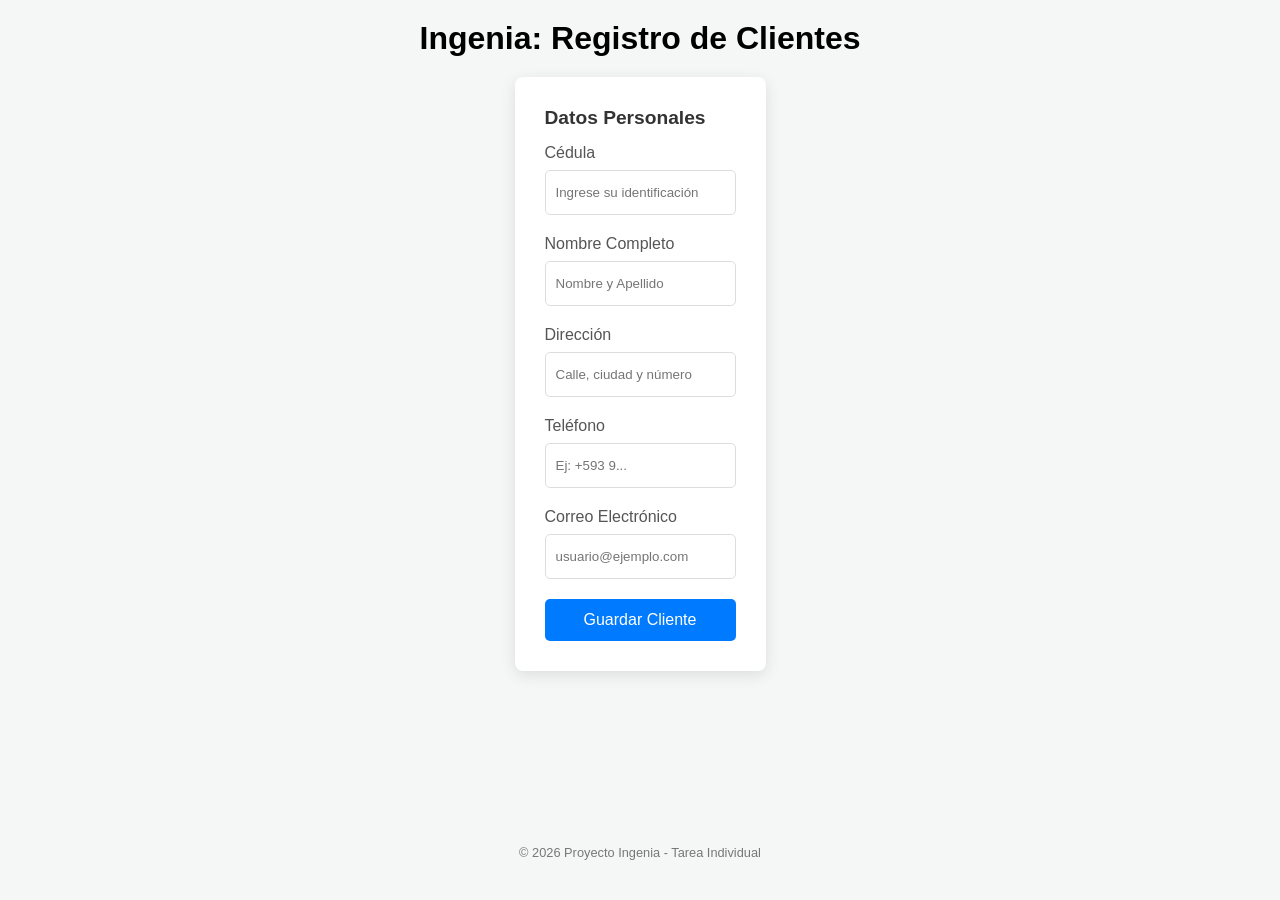
<file: index.html>
<!DOCTYPE html>
<!-- Etiqueta usada: <!DOCTYPE html>
     - Define el tipo de documento como HTML5. -->
<html lang="es">
<head>
    <meta charset="UTF-8">
    <!-- Etiqueta usada: <meta charset>
         - Especifica la codificación de caracteres como UTF-8 para soportar caracteres especiales. -->
    <meta name="viewport" content="width=device-width, initial-scale=1.0">
    <!-- Etiqueta usada: <meta name="viewport">
         - Permite que el diseño sea adaptable a diferentes tamaños de pantalla. -->
    <title>Ingreso de Clientes - Ingenia</title>
    <!-- Etiqueta usada: <title>
         - Define el título de la página que aparece en la pestaña del navegador. -->
    <link rel="stylesheet" href="style.css">
    <!-- Etiqueta usada: <link rel="stylesheet">
         - Vincula el archivo CSS externo para los estilos de la página. -->
</head>
<body>
    <header role="banner">
        <!-- Etiqueta usada: <header>
             - Representa la cabecera de la página, generalmente contiene títulos o menús. -->
        <h1>Ingenia: Registro de Clientes</h1>
        <!-- Etiqueta usada: <h1>
             - Define el encabezado principal de la página. -->
    </header>

    <main role="main">
        <!-- Etiqueta usada: <main>
             - Representa el contenido principal del documento. -->
        <section class="container">
            <!-- Etiqueta usada: <section>
                 - Define una sección del documento, en este caso, el formulario. -->
            <form action="#" class="form">
                <!-- Etiqueta usada: <form>
                     - Define un formulario para recopilar datos del usuario. -->
                <fieldset>
                    <!-- Etiqueta usada: <fieldset>
                         - Agrupa elementos relacionados dentro del formulario. -->
                    <legend>Datos Personales</legend>
                    <!-- Etiqueta usada: <legend>
                         - Proporciona un título para el contenido del fieldset. -->

                    <div class="input-box">
                        <!-- Etiqueta usada: <div>
                             - Contenedor para agrupar elementos relacionados. -->
                        <label for="cedula">Cédula</label>
                        <!-- Etiqueta usada: <label>
                             - Proporciona una descripción para el campo de entrada. -->
                        <input type="text" id="cedula" name="cedula" placeholder="Ingrese su identificación" required>
                        <!-- Etiqueta usada: <input type="text">
                             - Campo de entrada para texto, en este caso, la cédula. -->
                    </div>

                    <div class="input-box">
                        <label for="nombre">Nombre Completo</label>
                        <input type="text" id="nombre" name="nombre" placeholder="Nombre y Apellido" required>
                        <!-- Etiqueta usada: <input type="text">
                             - Campo de entrada para texto, en este caso, el nombre completo. -->
                    </div>

                    <div class="input-box">
                        <label for="direccion">Dirección</label>
                        <input type="text" id="direccion" name="direccion" placeholder="Calle, ciudad y número" required>
                        <!-- Etiqueta usada: <input type="text">
                             - Campo de entrada para texto, en este caso, la dirección. -->
                    </div>

                    <div class="input-box">
                        <label for="telefono">Teléfono</label>
                        <input type="tel" id="telefono" name="telefono" placeholder="Ej: +593 9..." required>
                        <!-- Etiqueta usada: <input type="tel">
                             - Campo de entrada para números de teléfono. -->
                    </div>

                    <div class="input-box">
                        <label for="email">Correo Electrónico</label>
                        <input type="email" id="email" name="email" placeholder="usuario@ejemplo.com" required>
                        <!-- Etiqueta usada: <input type="email">
                             - Campo de entrada para direcciones de correo electrónico. -->
                    </div>

                    <button type="submit" class="btn-submit">Guardar Cliente</button>
                    <!-- Etiqueta usada: <button>
                         - Botón para enviar los datos del formulario. -->
                </fieldset>
            </form>
        </section>
    </main>

    <footer role="contentinfo">
        <p>&copy; 2026 Proyecto Ingenia - Tarea Individual</p>
    </footer>
</body>
</html>
</file>
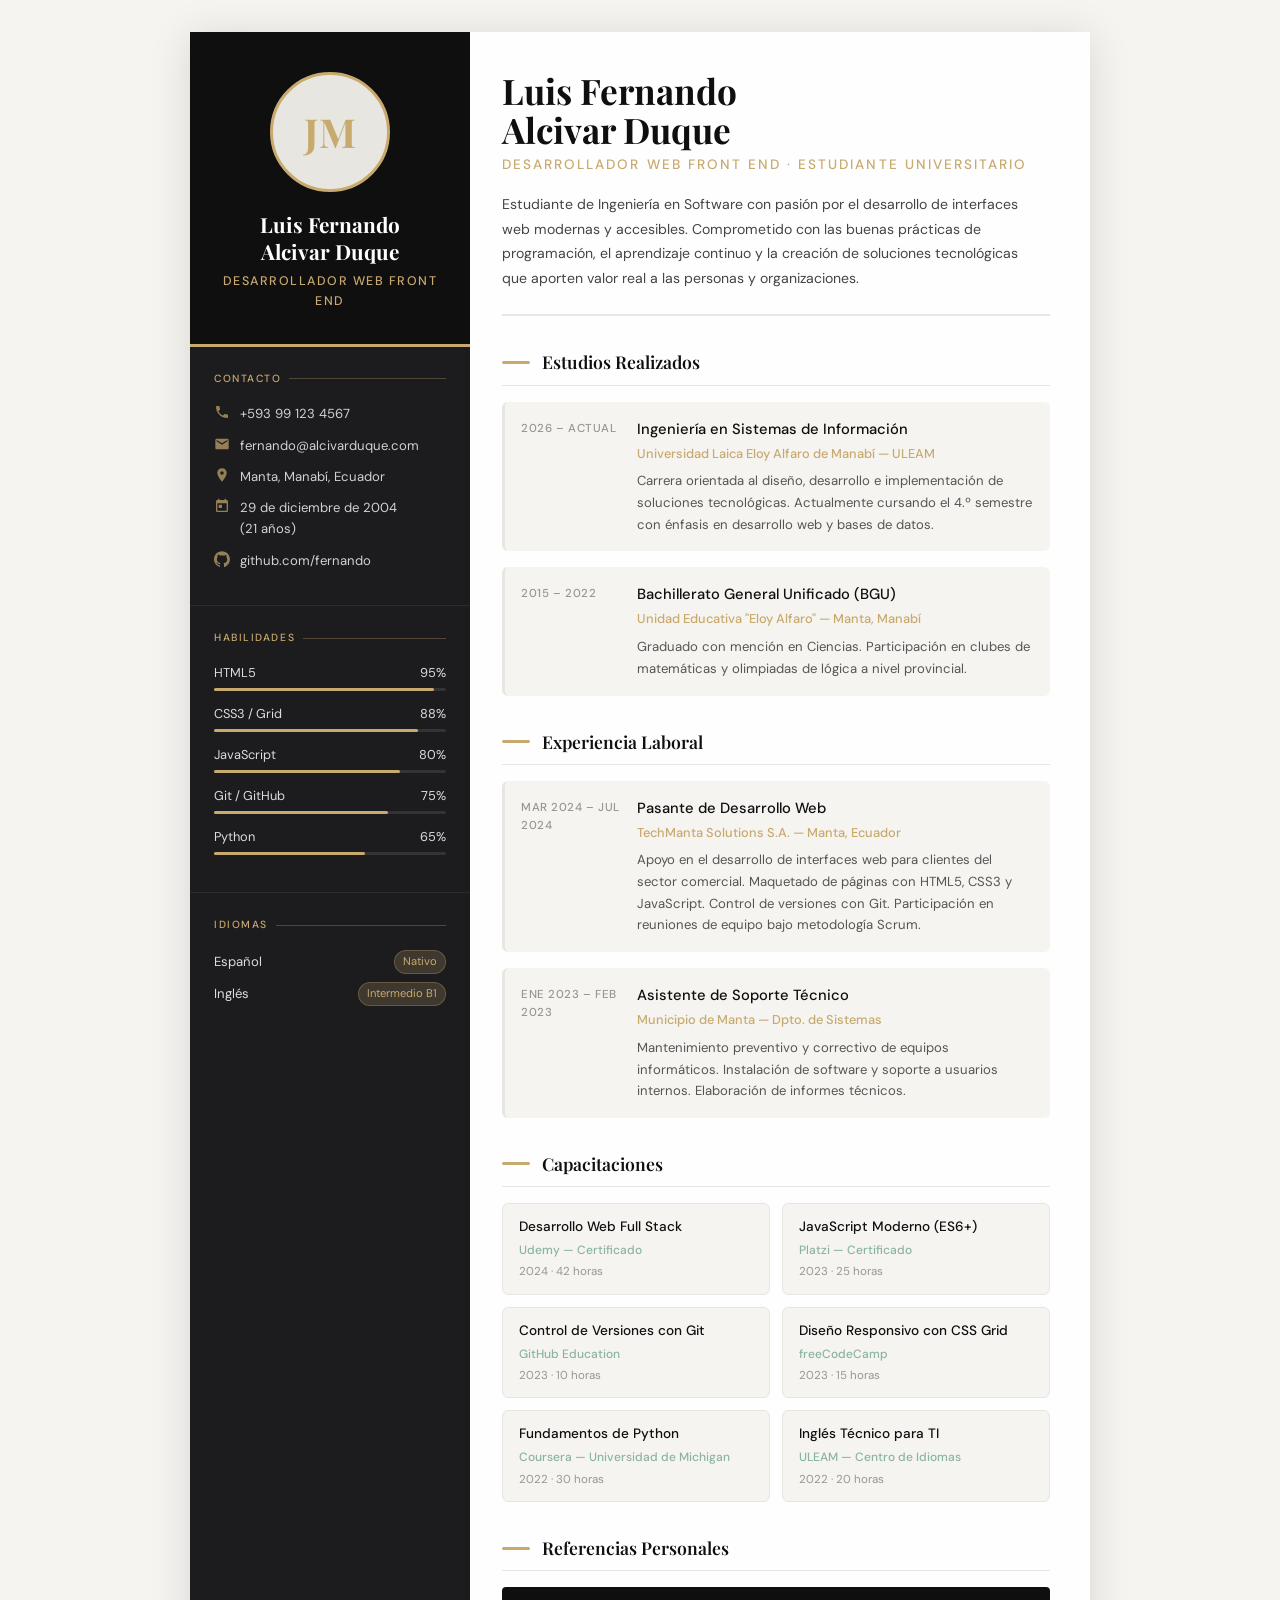
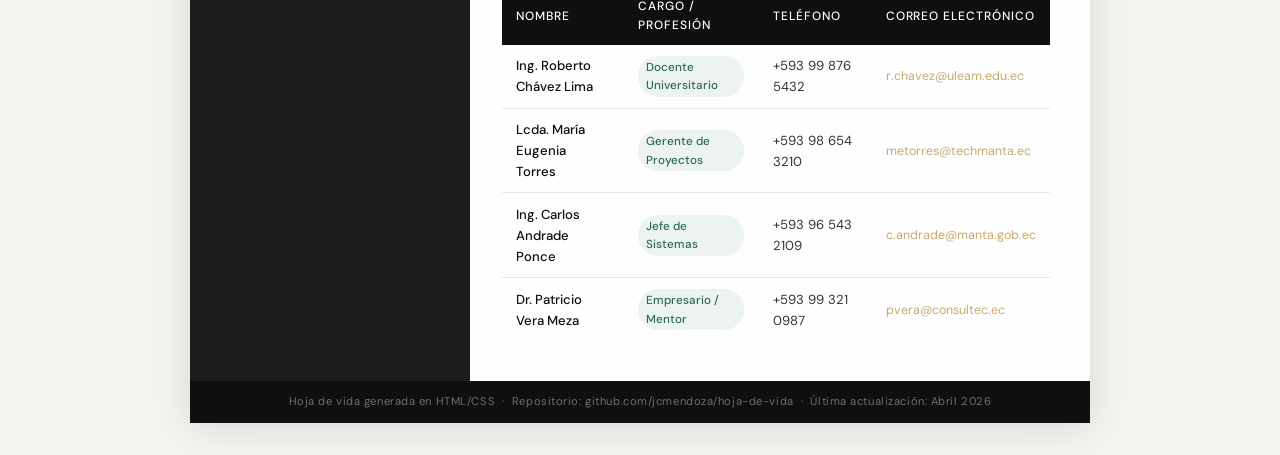
<file: index (3).html>
<!DOCTYPE html>
<html lang="es">
<head>
  <meta charset="UTF-8" />
  <meta name="viewport" content="width=device-width, initial-scale=1.0"/>
  <title>Hoja de Vida — Juan Carlos Mendoza</title>

  <!-- Google Fonts: fuentes externas para tipografía -->
  <link href="https://fonts.googleapis.com/css2?family=Playfair+Display:wght@400;600;700&family=DM+Sans:wght@300;400;500&display=swap" rel="stylesheet"/>

  <!-- Enlace al archivo CSS externo -->
  <link rel="stylesheet" href="styles.css" />
</head>
<body>

<!-- =====================================================
     HOJA DE VIDA PERSONAL
     Estructura principal usando contenedores <div>
===================================================== -->
<div class="cv-wrapper">

  <!-- ================================================
       SIDEBAR — COLUMNA IZQUIERDA
       Contiene: foto, datos personales, habilidades
  ================================================ -->
  <div class="sidebar">

    <!-- Encabezado: foto e iniciales -->
    <div class="sidebar-header">
      <div class="foto-contenedor">
        <!--
          INSTRUCCIÓN: Para usar tu foto real, reemplaza
          el div.foto-initials por una etiqueta img:
          <img src="foto.jpg" alt="Juan Carlos Mendoza" />
        -->
        <div class="foto-initials">JM</div>
      </div>
      <h1 class="sidebar-nombre">Luis Fernando<br/>Alcivar Duque</h1>
      <p class="sidebar-profesion">Desarrollador Web Front End</p>
    </div>

    <!-- Datos de contacto -->
    <div class="sidebar-seccion">
      <p class="sidebar-titulo">Contacto</p>

      <div class="contacto-item">
        <!-- Ícono SVG: teléfono -->
        <svg class="contacto-icon" viewBox="0 0 24 24" xmlns="http://www.w3.org/2000/svg">
          <path d="M6.6 10.8c1.4 2.8 3.8 5.1 6.6 6.6l2.2-2.2c.3-.3.7-.4 1-.2 1.1.4 2.3.6 3.6.6.6 0 1 .4 1 1V20c0 .6-.4 1-1 1-9.4 0-17-7.6-17-17 0-.6.4-1 1-1h3.5c.6 0 1 .4 1 1 0 1.3.2 2.5.6 3.6.1.3 0 .7-.2 1l-2.3 2.2z"/>
        </svg>
        <span>+593 99 123 4567</span>
      </div>

      <div class="contacto-item">
        <!-- Ícono SVG: correo -->
        <svg class="contacto-icon" viewBox="0 0 24 24" xmlns="http://www.w3.org/2000/svg">
          <path d="M20 4H4c-1.1 0-2 .9-2 2v12c0 1.1.9 2 2 2h16c1.1 0 2-.9 2-2V6c0-1.1-.9-2-2-2zm0 4-8 5-8-5V6l8 5 8-5v2z"/>
        </svg>
        <span>fernando@alcivarduque.com</span>
      </div>

      <div class="contacto-item">
        <!-- Ícono SVG: ubicación -->
        <svg class="contacto-icon" viewBox="0 0 24 24" xmlns="http://www.w3.org/2000/svg">
          <path d="M12 2C8.13 2 5 5.13 5 9c0 5.25 7 13 7 13s7-7.75 7-13c0-3.87-3.13-7-7-7zm0 9.5c-1.38 0-2.5-1.12-2.5-2.5s1.12-2.5 2.5-2.5 2.5 1.12 2.5 2.5-1.12 2.5-2.5 2.5z"/>
        </svg>
        <span>Manta, Manabí, Ecuador</span>
      </div>

      <div class="contacto-item">
        <!-- Ícono SVG: fecha de nacimiento -->
        <svg class="contacto-icon" viewBox="0 0 24 24" xmlns="http://www.w3.org/2000/svg">
          <path d="M19 3h-1V1h-2v2H8V1H6v2H5c-1.1 0-2 .9-2 2v14c0 1.1.9 2 2 2h14c1.1 0 2-.9 2-2V5c0-1.1-.9-2-2-2zm0 16H5V8h14v11zM7 10h5v5H7z"/>
        </svg>
        <span>29 de diciembre de 2004<br/>(21 años)</span>
      </div>

      <div class="contacto-item">
        <!-- Ícono SVG: GitHub -->
        <svg class="contacto-icon" viewBox="0 0 24 24" xmlns="http://www.w3.org/2000/svg">
          <path d="M12 .5C5.37.5 0 5.87 0 12.5c0 5.3 3.44 9.8 8.2 11.39.6.11.82-.26.82-.58v-2.04c-3.34.73-4.04-1.61-4.04-1.61-.55-1.39-1.34-1.76-1.34-1.76-1.09-.75.08-.74.08-.74 1.2.08 1.84 1.24 1.84 1.24 1.07 1.83 2.8 1.3 3.49.99.11-.78.42-1.3.76-1.6-2.67-.3-5.47-1.33-5.47-5.93 0-1.31.47-2.38 1.24-3.22-.13-.3-.54-1.52.12-3.18 0 0 1.01-.32 3.3 1.23A11.5 11.5 0 0 1 12 6.8c1.02 0 2.05.14 3.01.41 2.28-1.55 3.3-1.23 3.3-1.23.66 1.66.25 2.88.12 3.18.77.84 1.24 1.91 1.24 3.22 0 4.61-2.81 5.63-5.49 5.92.43.37.82 1.1.82 2.22v3.29c0 .32.22.7.83.58C20.56 22.3 24 17.8 24 12.5 24 5.87 18.63.5 12 .5z"/>
        </svg>
        <span>github.com/fernando</span>
      </div>
    </div>

    <!-- Habilidades técnicas con barras de progreso -->
    <div class="sidebar-seccion">
      <p class="sidebar-titulo">Habilidades</p>

      <div class="habilidad-item">
        <div class="habilidad-nombre"><span>HTML5</span><span>95%</span></div>
        <div class="habilidad-barra"><div class="habilidad-relleno" style="width:95%"></div></div>
      </div>

      <div class="habilidad-item">
        <div class="habilidad-nombre"><span>CSS3 / Grid</span><span>88%</span></div>
        <div class="habilidad-barra"><div class="habilidad-relleno" style="width:88%"></div></div>
      </div>

      <div class="habilidad-item">
        <div class="habilidad-nombre"><span>JavaScript</span><span>80%</span></div>
        <div class="habilidad-barra"><div class="habilidad-relleno" style="width:80%"></div></div>
      </div>

      <div class="habilidad-item">
        <div class="habilidad-nombre"><span>Git / GitHub</span><span>75%</span></div>
        <div class="habilidad-barra"><div class="habilidad-relleno" style="width:75%"></div></div>
      </div>

      <div class="habilidad-item">
        <div class="habilidad-nombre"><span>Python</span><span>65%</span></div>
        <div class="habilidad-barra"><div class="habilidad-relleno" style="width:65%"></div></div>
      </div>
    </div>

    <!-- Idiomas -->
    <div class="sidebar-seccion">
      <p class="sidebar-titulo">Idiomas</p>

      <div class="idioma-item">
        <span class="idioma-nombre">Español</span>
        <span class="idioma-nivel">Nativo</span>
      </div>

      <div class="idioma-item">
        <span class="idioma-nombre">Inglés</span>
        <span class="idioma-nivel">Intermedio B1</span>
      </div>
    </div>

  </div>
  <!-- FIN SIDEBAR -->


  <!-- ================================================
       CONTENIDO PRINCIPAL — COLUMNA DERECHA
  ================================================ -->
  <div class="main">

    <!-- Encabezado: nombre, profesión y perfil -->
    <div class="main-header">
      <h1 class="main-nombre">Luis Fernando<br/>Alcivar Duque</h1>
      <p class="main-profesion">Desarrollador Web Front End · Estudiante Universitario</p>
      <p class="perfil-texto">
        Estudiante de Ingeniería en Software con pasión por el desarrollo de interfaces
        web modernas y accesibles. Comprometido con las buenas prácticas de programación,
        el aprendizaje continuo y la creación de soluciones tecnológicas que aporten valor
        real a las personas y organizaciones.
      </p>
    </div>

    <!-- ============================================
         SECCIÓN 1: ESTUDIOS REALIZADOS
    ============================================ -->
    <div class="seccion">
      <h2 class="seccion-titulo">
        <div class="seccion-titulo-acento"></div>
        Estudios Realizados
      </h2>

      <div class="entry-card">
        <p class="entry-fecha">2026 – Actual</p>
        <div>
          <p class="entry-titulo">Ingeniería en Sistemas de Información</p>
          <p class="entry-sub">Universidad Laica Eloy Alfaro de Manabí — ULEAM</p>
          <p class="entry-desc">
            Carrera orientada al diseño, desarrollo e implementación de soluciones tecnológicas.
            Actualmente cursando el 4.º semestre con énfasis en desarrollo web y bases de datos.
          </p>
        </div>
      </div>

      <div class="entry-card">
        <p class="entry-fecha">2015 – 2022</p>
        <div>
          <p class="entry-titulo">Bachillerato General Unificado (BGU)</p>
          <p class="entry-sub">Unidad Educativa "Eloy Alfaro" — Manta, Manabí</p>
          <p class="entry-desc">
            Graduado con mención en Ciencias. Participación en clubes de matemáticas y
            olimpiadas de lógica a nivel provincial.
          </p>
        </div>
      </div>
    </div>

    <!-- ============================================
         SECCIÓN 2: EXPERIENCIA LABORAL
    ============================================ -->
    <div class="seccion">
      <h2 class="seccion-titulo">
        <div class="seccion-titulo-acento"></div>
        Experiencia Laboral
      </h2>

      <div class="entry-card">
        <p class="entry-fecha">Mar 2024 – Jul 2024</p>
        <div>
          <p class="entry-titulo">Pasante de Desarrollo Web</p>
          <p class="entry-sub">TechManta Solutions S.A. — Manta, Ecuador</p>
          <p class="entry-desc">
            Apoyo en el desarrollo de interfaces web para clientes del sector comercial.
            Maquetado de páginas con HTML5, CSS3 y JavaScript. Control de versiones con Git.
            Participación en reuniones de equipo bajo metodología Scrum.
          </p>
        </div>
      </div>

      <div class="entry-card">
        <p class="entry-fecha">Ene 2023 – Feb 2023</p>
        <div>
          <p class="entry-titulo">Asistente de Soporte Técnico</p>
          <p class="entry-sub">Municipio de Manta — Dpto. de Sistemas</p>
          <p class="entry-desc">
            Mantenimiento preventivo y correctivo de equipos informáticos. Instalación de
            software y soporte a usuarios internos. Elaboración de informes técnicos.
          </p>
        </div>
      </div>
    </div>

    <!-- ============================================
         SECCIÓN 3: CAPACITACIONES
    ============================================ -->
    <div class="seccion">
      <h2 class="seccion-titulo">
        <div class="seccion-titulo-acento"></div>
        Capacitaciones
      </h2>

      <div class="cap-grid">

        <div class="cap-item">
          <p class="cap-nombre">Desarrollo Web Full Stack</p>
          <p class="cap-inst">Udemy — Certificado</p>
          <p class="cap-año">2024 · 42 horas</p>
        </div>

        <div class="cap-item">
          <p class="cap-nombre">JavaScript Moderno (ES6+)</p>
          <p class="cap-inst">Platzi — Certificado</p>
          <p class="cap-año">2023 · 25 horas</p>
        </div>

        <div class="cap-item">
          <p class="cap-nombre">Control de Versiones con Git</p>
          <p class="cap-inst">GitHub Education</p>
          <p class="cap-año">2023 · 10 horas</p>
        </div>

        <div class="cap-item">
          <p class="cap-nombre">Diseño Responsivo con CSS Grid</p>
          <p class="cap-inst">freeCodeCamp</p>
          <p class="cap-año">2023 · 15 horas</p>
        </div>

        <div class="cap-item">
          <p class="cap-nombre">Fundamentos de Python</p>
          <p class="cap-inst">Coursera — Universidad de Michigan</p>
          <p class="cap-año">2022 · 30 horas</p>
        </div>

        <div class="cap-item">
          <p class="cap-nombre">Inglés Técnico para TI</p>
          <p class="cap-inst">ULEAM — Centro de Idiomas</p>
          <p class="cap-año">2022 · 20 horas</p>
        </div>

      </div>
    </div>

    <!-- ============================================
         SECCIÓN 4: REFERENCIAS PERSONALES
         Tabla con columnas: Nombre, Cargo/Profesión,
         Teléfono, Correo Electrónico (mínimo 3)
    ============================================ -->
    <div class="seccion">
      <h2 class="seccion-titulo">
        <div class="seccion-titulo-acento"></div>
        Referencias Personales
      </h2>

      <!-- DIV contenedor con scroll horizontal en pantallas pequeñas -->
      <div style="overflow-x: auto;">
        <table class="tabla-referencias">
          <thead>
            <tr>
              <th>Nombre</th>
              <th>Cargo / Profesión</th>
              <th>Teléfono</th>
              <th>Correo Electrónico</th>
            </tr>
          </thead>
          <tbody>
            <tr>
              <td>Ing. Roberto Chávez Lima</td>
              <td><span class="cargo-badge">Docente Universitario</span></td>
              <td>+593 99 876 5432</td>
              <td><a href="mailto:r.chavez@uleam.edu.ec" class="email-link">r.chavez@uleam.edu.ec</a></td>
            </tr>
            <tr>
              <td>Lcda. María Eugenia Torres</td>
              <td><span class="cargo-badge">Gerente de Proyectos</span></td>
              <td>+593 98 654 3210</td>
              <td><a href="mailto:metorres@techmanta.ec" class="email-link">metorres@techmanta.ec</a></td>
            </tr>
            <tr>
              <td>Ing. Carlos Andrade Ponce</td>
              <td><span class="cargo-badge">Jefe de Sistemas</span></td>
              <td>+593 96 543 2109</td>
              <td><a href="mailto:c.andrade@manta.gob.ec" class="email-link">c.andrade@manta.gob.ec</a></td>
            </tr>
            <tr>
              <td>Dr. Patricio Vera Meza</td>
              <td><span class="cargo-badge">Empresario / Mentor</span></td>
              <td>+593 99 321 0987</td>
              <td><a href="mailto:pvera@consultec.ec" class="email-link">pvera@consultec.ec</a></td>
            </tr>
          </tbody>
        </table>
      </div>
    </div>

  </div>
  <!-- FIN CONTENIDO PRINCIPAL -->

  <!-- Pie de página -->
  <div class="cv-pie">
    Hoja de vida generada en HTML/CSS &nbsp;·&nbsp;
    Repositorio: github.com/jcmendoza/hoja-de-vida &nbsp;·&nbsp;
    Última actualización: Abril 2026
  </div>

</div>
<!-- FIN CV WRAPPER -->

</body>
</html>
</file>
<file: style.css>
/* Estilos generales */
/* Etiquetas usadas: *
   - *: Selector universal que aplica estilos a todos los elementos del documento. */
* {
    margin: 0;
    padding: 0;
    box-sizing: border-box;
    font-family: 'Segoe UI', Tahoma, Geneva, Verdana, sans-serif;
}

/* Estilo del cuerpo de la página */
/* Etiqueta usada: body
   - body: Define los estilos generales del cuerpo del documento, como el fondo, alineación y espaciado. */
body {
    background-color: #f4f7f6;
    display: flex;
    flex-direction: column;
    align-items: center;
    min-height: 100vh;
    padding: 20px;
}

/* Estilo del encabezado */
/* Etiqueta usada: header
   - header: Representa la cabecera del documento o una sección, generalmente contiene títulos o menús. */
header {
    margin-bottom: 20px;
}

/* Contenedor principal del formulario */
/* Clase usada: .container
   - .container: Clase que define un contenedor con fondo blanco, bordes redondeados y sombra. */
.container {
    background: #fff;
    max-width: 500px;
    width: 100%;
    padding: 30px;
    border-radius: 8px;
    box-shadow: 0 4px 15px rgba(0,0,0,0.1);
}

/* Estilo del fieldset */
/* Etiqueta usada: fieldset
   - fieldset: Agrupa elementos relacionados dentro de un formulario. */
fieldset {
    border: none;
}

/* Estilo del título del formulario */
/* Etiqueta usada: legend
   - legend: Proporciona un título o descripción para el contenido del fieldset. */
legend {
    font-size: 1.2rem;
    font-weight: bold;
    margin-bottom: 15px;
    color: #333;
}

/* Estilo de los contenedores de entrada */
/* Clase usada: .input-box
   - .input-box: Clase que define el espaciado entre los campos de entrada del formulario. */
.input-box {
    margin-bottom: 20px;
}

/* Estilo de las etiquetas de los campos */
/* Etiqueta usada: label
   - label: Proporciona una descripción para un campo de entrada específico. */
label {
    display: block;
    margin-bottom: 8px;
    font-weight: 500;
    color: #555;
}

/* Estilo de los campos de entrada */
/* Etiqueta usada: input
   - input: Define los estilos de los campos de entrada de texto, como tamaño, bordes y relleno. */
input {
    width: 100%;
    height: 45px;
    padding: 10px;
    border: 1px solid #ddd;
    border-radius: 5px;
    outline: none;
}

/* Estilo de los campos de entrada al enfocarse */
/* Etiqueta usada: input:focus
   - input:focus: Aplica estilos cuando un campo de entrada está activo o seleccionado. */
input:focus {
    border-color: #007bff;
    box-shadow: 0 0 5px rgba(0,123,255,0.2);
}

/* Estilo del botón de envío */
/* Clase usada: .btn-submit
   - .btn-submit: Clase que define el estilo del botón de envío, como color, tamaño y bordes. */
.btn-submit {
    width: 100%;
    padding: 12px;
    background-color: #007bff;
    color: white;
    border: none;
    border-radius: 5px;
    cursor: pointer;
    font-size: 1rem;
    transition: background 0.3s;
}

/* Estilo del botón de envío al pasar el cursor */
/* Clase usada: .btn-submit:hover
   - .btn-submit:hover: Aplica estilos al botón cuando el cursor pasa sobre él. */
.btn-submit:hover {
    background-color: #0056b3;
}

/* Estilo del pie de página */
/* Etiqueta usada: footer
   - footer: Representa el pie de página del documento o una sección. */
footer {
    margin-top: auto;
    padding: 20px;
    font-size: 0.8rem;
    color: #777;
}
</file>
<file: styles.css>
/* =====================================================
   HOJA DE VIDA PERSONAL — ESTILOS CSS
   Archivo: styles.css
   Autor: Juan Carlos Mendoza Vera
   Fecha: Abril 2026
===================================================== */

/* ===== VARIABLES Y RESET ===== */
:root {
  --negro:    #0f0f0f;
  --oscuro:   #1c1c1e;
  --acento:   #c8a96e;      /* dorado cálido */
  --acento2:  #8ab4a0;      /* verde pizarra */
  --gris1:    #f5f4f0;
  --gris2:    #e8e6e0;
  --gris3:    #9a9590;
  --blanco:   #fefefe;
  --fuente-titulo: 'Playfair Display', Georgia, serif;
  --fuente-body:   'DM Sans', sans-serif;
}

*, *::before, *::after {
  box-sizing: border-box;
  margin: 0;
  padding: 0;
}

body {
  font-family: var(--fuente-body);
  background: var(--gris1);
  color: var(--negro);
  line-height: 1.6;
  font-size: 14px;
}

/* ===== CONTENEDOR PRINCIPAL ===== */
.cv-wrapper {
  max-width: 900px;
  margin: 2rem auto;
  background: var(--blanco);
  box-shadow: 0 4px 40px rgba(0,0,0,0.12);
  display: grid;
  grid-template-columns: 280px 1fr;
  min-height: 100vh;
}

/* =====================================================
   COLUMNA IZQUIERDA — SIDEBAR
===================================================== */
.sidebar {
  background: var(--oscuro);
  color: var(--blanco);
  padding: 0;
  display: flex;
  flex-direction: column;
}

/* Encabezado con foto y nombre */
.sidebar-header {
  background: var(--negro);
  padding: 2.5rem 1.5rem 2rem;
  text-align: center;
  border-bottom: 3px solid var(--acento);
}

.foto-contenedor {
  width: 120px;
  height: 120px;
  border-radius: 50%;
  margin: 0 auto 1.2rem;
  border: 3px solid var(--acento);
  overflow: hidden;
  background: var(--gris2);
  display: flex;
  align-items: center;
  justify-content: center;
}

/* Iniciales cuando no hay foto */
.foto-initials {
  font-family: var(--fuente-titulo);
  font-size: 2.5rem;
  color: var(--acento);
  font-weight: 700;
  line-height: 1;
}

/* Para usar foto real:
   .foto-contenedor img {
     width: 100%;
     height: 100%;
     object-fit: cover;
   }
*/

.sidebar-nombre {
  font-family: var(--fuente-titulo);
  font-size: 1.3rem;
  font-weight: 700;
  color: var(--blanco);
  line-height: 1.3;
}

.sidebar-profesion {
  font-size: 0.78rem;
  color: var(--acento);
  text-transform: uppercase;
  letter-spacing: 0.12em;
  margin-top: 0.4rem;
  font-weight: 500;
}

/* Secciones dentro del sidebar */
.sidebar-seccion {
  padding: 1.5rem;
  border-bottom: 1px solid rgba(255,255,255,0.07);
}

.sidebar-seccion:last-child {
  border-bottom: none;
}

.sidebar-titulo {
  font-size: 0.65rem;
  text-transform: uppercase;
  letter-spacing: 0.15em;
  color: var(--acento);
  font-weight: 500;
  margin-bottom: 1rem;
  display: flex;
  align-items: center;
  gap: 0.5rem;
}

/* Línea decorativa después del título */
.sidebar-titulo::after {
  content: '';
  flex: 1;
  height: 1px;
  background: rgba(200,169,110,0.3);
}

/* Ítems de contacto */
.contacto-item {
  display: flex;
  align-items: flex-start;
  gap: 0.6rem;
  margin-bottom: 0.65rem;
  font-size: 0.82rem;
  color: rgba(255,255,255,0.8);
}

.contacto-icon {
  width: 16px;
  height: 16px;
  flex-shrink: 0;
  margin-top: 1px;
  opacity: 0.7;
  fill: var(--acento);
}

/* Barras de habilidades */
.habilidad-item {
  margin-bottom: 0.8rem;
}

.habilidad-nombre {
  display: flex;
  justify-content: space-between;
  font-size: 0.8rem;
  color: rgba(255,255,255,0.85);
  margin-bottom: 0.3rem;
}

.habilidad-barra {
  height: 3px;
  background: rgba(255,255,255,0.1);
  border-radius: 2px;
}

.habilidad-relleno {
  height: 100%;
  background: var(--acento);
  border-radius: 2px;
}

/* Idiomas */
.idioma-item {
  display: flex;
  justify-content: space-between;
  align-items: center;
  margin-bottom: 0.5rem;
  font-size: 0.82rem;
}

.idioma-nombre {
  color: rgba(255,255,255,0.85);
}

.idioma-nivel {
  font-size: 0.7rem;
  background: rgba(200,169,110,0.2);
  color: var(--acento);
  padding: 2px 8px;
  border-radius: 20px;
  border: 1px solid rgba(200,169,110,0.3);
}

/* =====================================================
   COLUMNA DERECHA — CONTENIDO PRINCIPAL
===================================================== */
.main {
  padding: 2.5rem 2.5rem 2.5rem 2rem;
  display: flex;
  flex-direction: column;
  gap: 2rem;
}

/* Encabezado del contenido */
.main-header {
  border-bottom: 2px solid var(--gris2);
  padding-bottom: 1.5rem;
}

.main-nombre {
  font-family: var(--fuente-titulo);
  font-size: 2.2rem;
  font-weight: 700;
  color: var(--negro);
  line-height: 1.1;
}

.main-profesion {
  font-size: 0.85rem;
  color: var(--acento);
  text-transform: uppercase;
  letter-spacing: 0.15em;
  font-weight: 500;
  margin-top: 0.3rem;
}

.perfil-texto {
  margin-top: 1rem;
  font-size: 0.88rem;
  color: #444;
  line-height: 1.75;
  max-width: 520px;
}

/* Secciones del contenido principal */
.seccion {
  display: flex;
  flex-direction: column;
  gap: 1rem;
}

.seccion-titulo {
  font-family: var(--fuente-titulo);
  font-size: 1.1rem;
  font-weight: 600;
  color: var(--negro);
  display: flex;
  align-items: center;
  gap: 0.75rem;
  padding-bottom: 0.5rem;
  border-bottom: 1px solid var(--gris2);
}

/* Línea de color dorado junto al título de sección */
.seccion-titulo-acento {
  width: 28px;
  height: 3px;
  background: var(--acento);
  border-radius: 2px;
}

/* Tarjeta de entrada: educación y experiencia */
.entry-card {
  display: grid;
  grid-template-columns: 100px 1fr;
  gap: 1rem;
  padding: 1rem;
  border-radius: 6px;
  background: var(--gris1);
  border-left: 3px solid var(--gris2);
  transition: border-color 0.2s;
}

.entry-card:hover {
  border-left-color: var(--acento);
}

.entry-fecha {
  font-size: 0.72rem;
  color: var(--gris3);
  font-weight: 500;
  text-transform: uppercase;
  letter-spacing: 0.05em;
  padding-top: 2px;
}

.entry-titulo {
  font-weight: 500;
  font-size: 0.92rem;
  color: var(--negro);
  margin-bottom: 0.15rem;
}

.entry-sub {
  font-size: 0.8rem;
  color: var(--acento);
  font-weight: 500;
  margin-bottom: 0.4rem;
}

.entry-desc {
  font-size: 0.82rem;
  color: #555;
  line-height: 1.65;
}

/* Grid de capacitaciones */
.cap-grid {
  display: grid;
  grid-template-columns: repeat(2, 1fr);
  gap: 0.75rem;
}

.cap-item {
  background: var(--gris1);
  border: 1px solid var(--gris2);
  border-radius: 6px;
  padding: 0.75rem 1rem;
  display: flex;
  flex-direction: column;
  gap: 0.2rem;
}

.cap-nombre {
  font-size: 0.85rem;
  font-weight: 500;
  color: var(--negro);
}

.cap-inst {
  font-size: 0.75rem;
  color: var(--acento2);
  font-weight: 500;
}

.cap-año {
  font-size: 0.72rem;
  color: var(--gris3);
}

/* ===== TABLA DE REFERENCIAS PERSONALES ===== */
.tabla-referencias {
  width: 100%;
  border-collapse: collapse;
  font-size: 0.82rem;
}

.tabla-referencias thead tr {
  background: var(--negro);
  color: var(--blanco);
}

.tabla-referencias thead th {
  padding: 0.6rem 0.9rem;
  text-align: left;
  font-weight: 500;
  font-size: 0.75rem;
  text-transform: uppercase;
  letter-spacing: 0.08em;
}

.tabla-referencias thead th:first-child {
  border-radius: 4px 0 0 0;
}

.tabla-referencias thead th:last-child {
  border-radius: 0 4px 0 0;
}

.tabla-referencias tbody tr {
  border-bottom: 1px solid var(--gris2);
  transition: background 0.15s;
}

.tabla-referencias tbody tr:last-child {
  border-bottom: none;
}

.tabla-referencias tbody tr:hover {
  background: var(--gris1);
}

.tabla-referencias tbody td {
  padding: 0.65rem 0.9rem;
  color: #333;
  vertical-align: middle;
}

.tabla-referencias tbody td:first-child {
  font-weight: 500;
  color: var(--negro);
}

/* Badge de cargo/profesión */
.cargo-badge {
  background: rgba(138,180,160,0.15);
  color: #2d6b56;
  padding: 2px 8px;
  border-radius: 20px;
  font-size: 0.73rem;
  font-weight: 500;
  display: inline-block;
}

.email-link {
  color: var(--acento);
  text-decoration: none;
  font-size: 0.78rem;
}

.email-link:hover {
  text-decoration: underline;
}

/* ===== PIE DE PÁGINA ===== */
.cv-pie {
  grid-column: 1 / -1;
  background: var(--negro);
  color: rgba(255,255,255,0.4);
  font-size: 0.7rem;
  text-align: center;
  padding: 0.75rem;
  letter-spacing: 0.05em;
}

/* ===== ESTILOS PARA IMPRESIÓN ===== */
@media print {
  body { background: white; }
  .cv-wrapper { margin: 0; box-shadow: none; }
}
</file>
